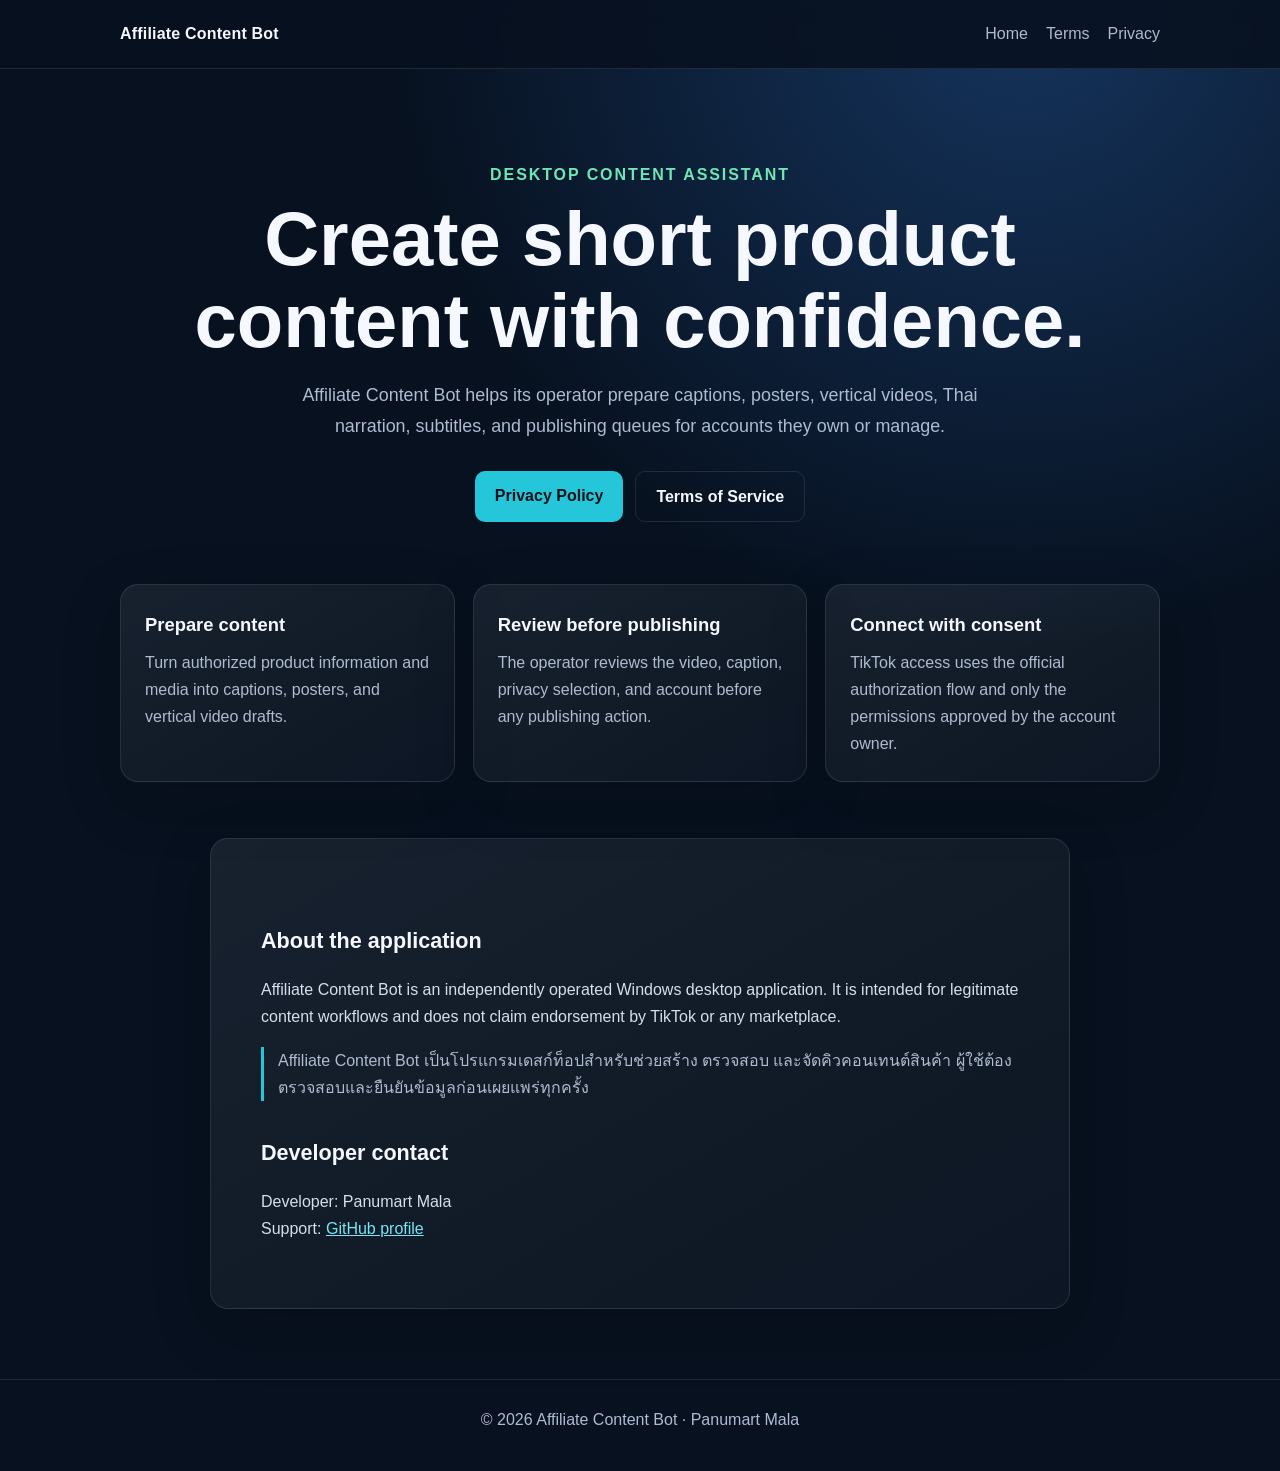
<file: index.html>
<!doctype html>
<html lang="en">
<head>
  <meta charset="utf-8">
  <meta name="viewport" content="width=device-width, initial-scale=1">
  <meta name="description" content="Official website for Affiliate Content Bot, a desktop tool for preparing and publishing short-form affiliate content.">
  <title>Affiliate Content Bot</title>
  <link rel="stylesheet" href="styles.css">
</head>
<body>
  <header>
    <nav class="wrap" aria-label="Main navigation">
      <a class="brand" href="index.html">Affiliate Content Bot</a>
      <div class="links">
        <a href="index.html">Home</a>
        <a href="terms.html">Terms</a>
        <a href="privacy.html">Privacy</a>
      </div>
    </nav>
  </header>
  <main>
    <section class="hero wrap">
      <div class="eyebrow">Desktop content assistant</div>
      <h1>Create short product content with confidence.</h1>
      <p>Affiliate Content Bot helps its operator prepare captions, posters, vertical videos, Thai narration, subtitles, and publishing queues for accounts they own or manage.</p>
      <div class="actions">
        <a class="button" href="privacy.html">Privacy Policy</a>
        <a class="button secondary" href="terms.html">Terms of Service</a>
      </div>
    </section>
    <section class="wrap grid" aria-label="Features">
      <article class="card">
        <h2>Prepare content</h2>
        <p>Turn authorized product information and media into captions, posters, and vertical video drafts.</p>
      </article>
      <article class="card">
        <h2>Review before publishing</h2>
        <p>The operator reviews the video, caption, privacy selection, and account before any publishing action.</p>
      </article>
      <article class="card">
        <h2>Connect with consent</h2>
        <p>TikTok access uses the official authorization flow and only the permissions approved by the account owner.</p>
      </article>
    </section>
    <section class="document">
      <h2>About the application</h2>
      <p>Affiliate Content Bot is an independently operated Windows desktop application. It is intended for legitimate content workflows and does not claim endorsement by TikTok or any marketplace.</p>
      <p class="thai" lang="th">Affiliate Content Bot เป็นโปรแกรมเดสก์ท็อปสำหรับช่วยสร้าง ตรวจสอบ และจัดคิวคอนเทนต์สินค้า ผู้ใช้ต้องตรวจสอบและยืนยันข้อมูลก่อนเผยแพร่ทุกครั้ง</p>
      <h2>Developer contact</h2>
      <p>Developer: Panumart Mala<br>Support: <a href="https://github.com/boydpanumart">GitHub profile</a></p>
    </section>
  </main>
  <footer><div class="wrap">© 2026 Affiliate Content Bot · Panumart Mala</div></footer>
</body>
</html>
</file>
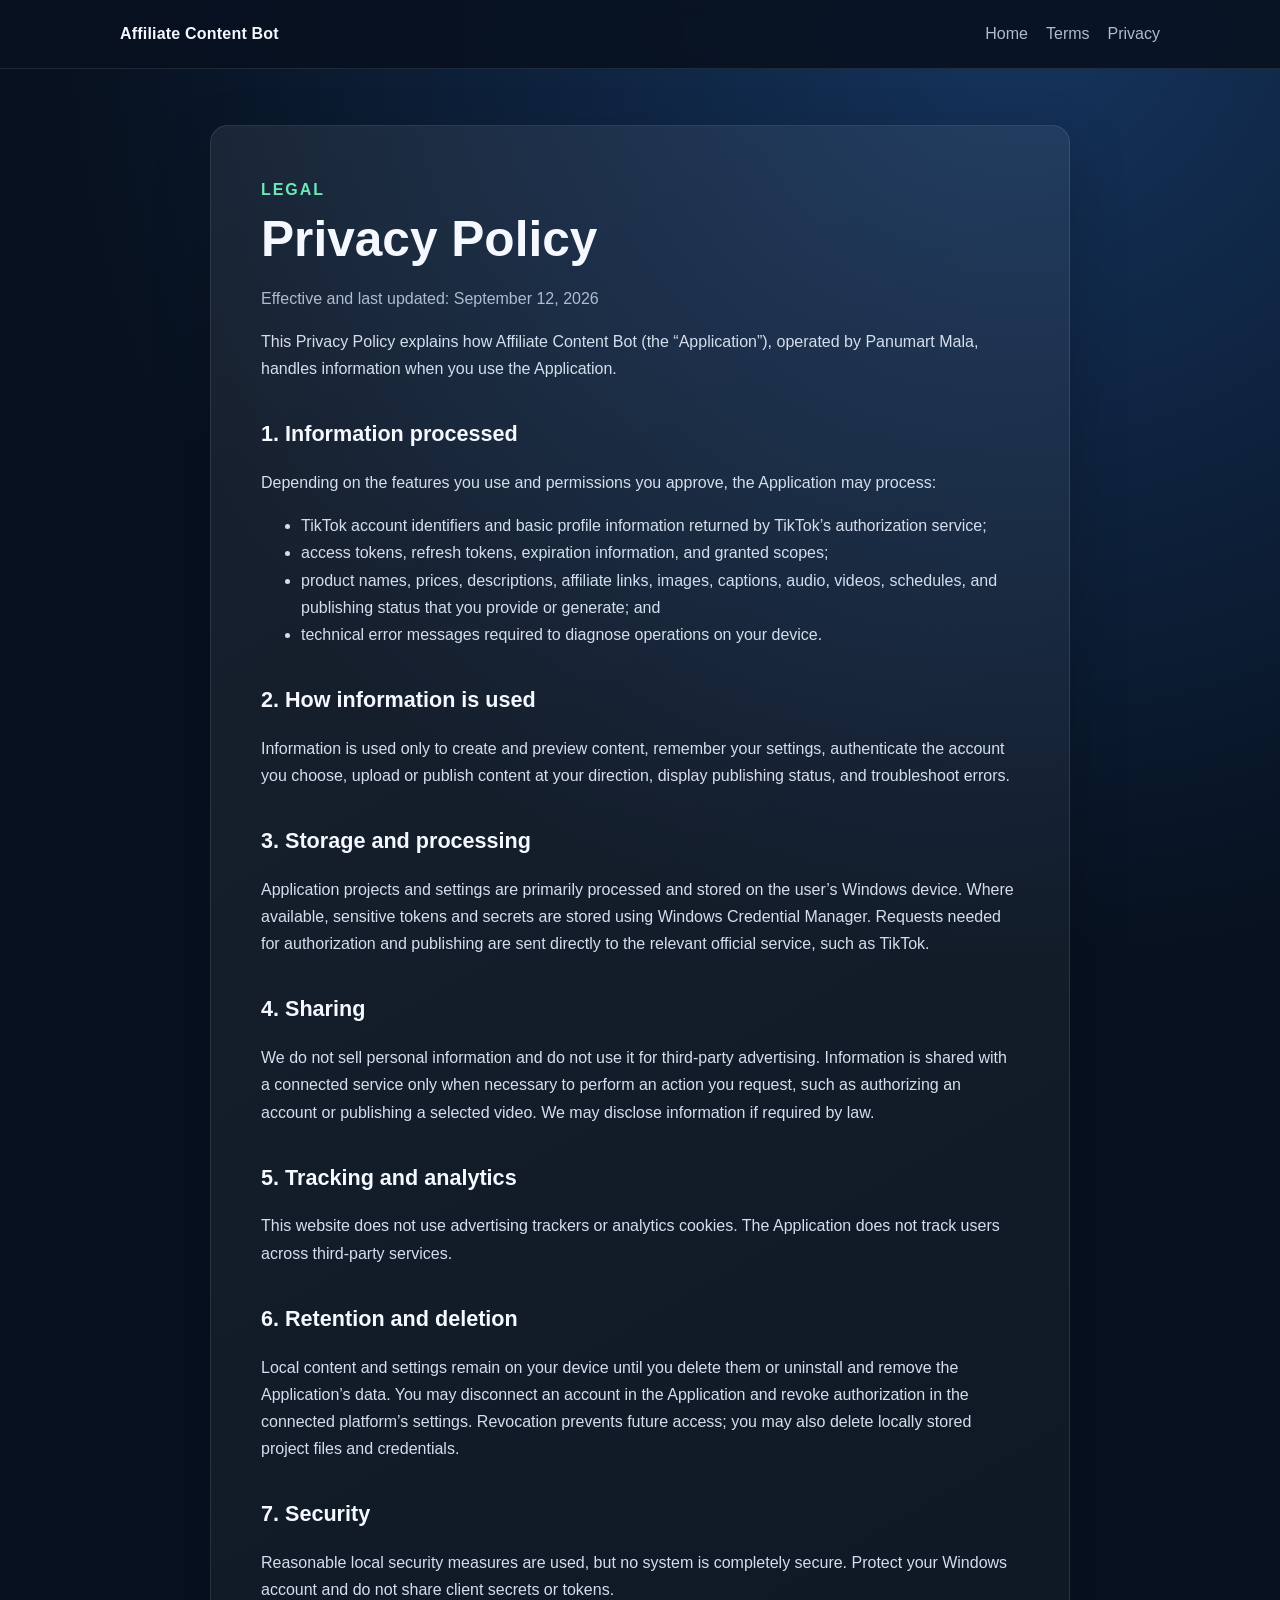
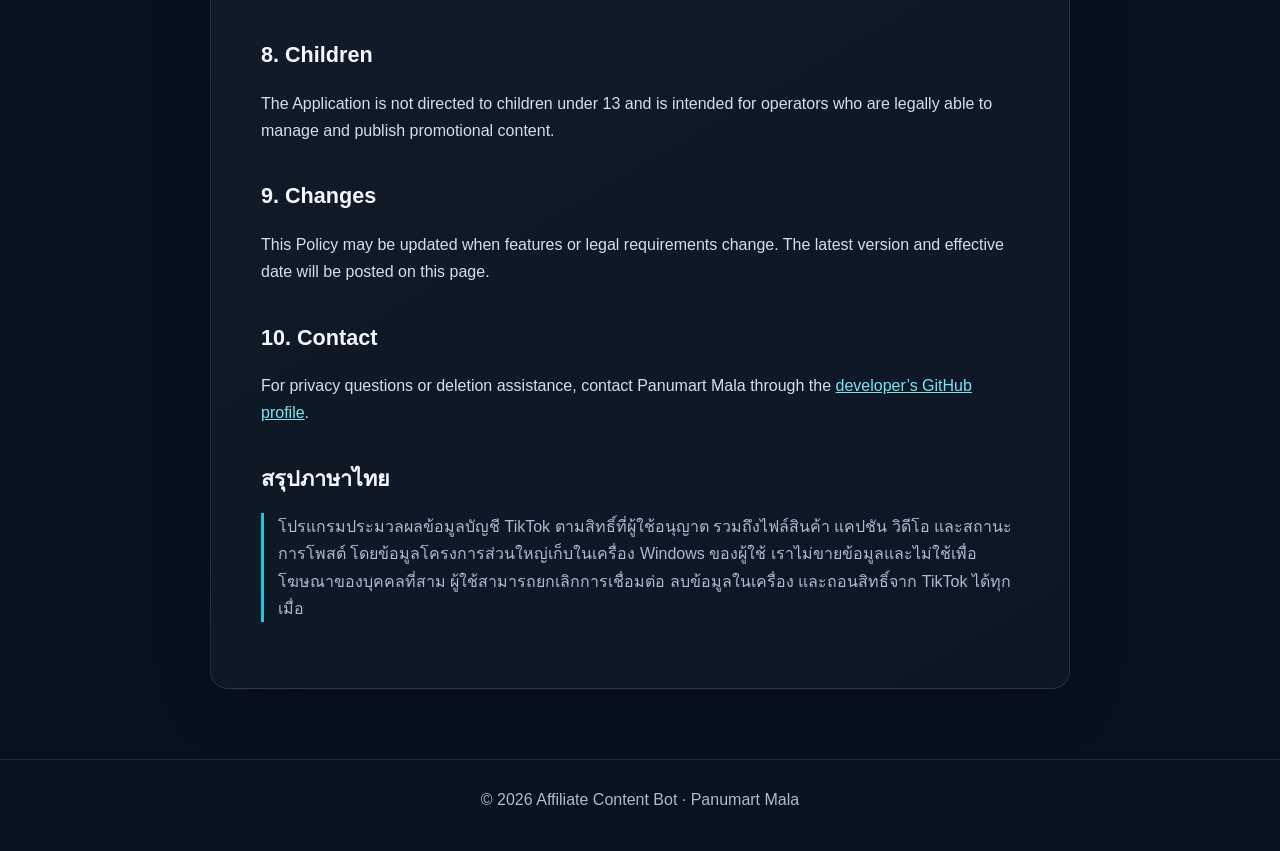
<file: privacy.html>
<!doctype html>
<html lang="en">
<head>
  <meta charset="utf-8">
  <meta name="viewport" content="width=device-width, initial-scale=1">
  <meta name="description" content="Privacy Policy for Affiliate Content Bot.">
  <title>Privacy Policy | Affiliate Content Bot</title>
  <link rel="stylesheet" href="styles.css">
</head>
<body>
  <header><nav class="wrap" aria-label="Main navigation"><a class="brand" href="index.html">Affiliate Content Bot</a><div class="links"><a href="index.html">Home</a><a href="terms.html">Terms</a><a href="privacy.html">Privacy</a></div></nav></header>
  <main class="wrap">
    <article class="document">
      <div class="eyebrow">Legal</div>
      <h1>Privacy Policy</h1>
      <p class="meta">Effective and last updated: September 12, 2026</p>
      <p>This Privacy Policy explains how Affiliate Content Bot (the “Application”), operated by Panumart Mala, handles information when you use the Application.</p>

      <h2>1. Information processed</h2>
      <p>Depending on the features you use and permissions you approve, the Application may process:</p>
      <ul>
        <li>TikTok account identifiers and basic profile information returned by TikTok’s authorization service;</li>
        <li>access tokens, refresh tokens, expiration information, and granted scopes;</li>
        <li>product names, prices, descriptions, affiliate links, images, captions, audio, videos, schedules, and publishing status that you provide or generate; and</li>
        <li>technical error messages required to diagnose operations on your device.</li>
      </ul>

      <h2>2. How information is used</h2>
      <p>Information is used only to create and preview content, remember your settings, authenticate the account you choose, upload or publish content at your direction, display publishing status, and troubleshoot errors.</p>

      <h2>3. Storage and processing</h2>
      <p>Application projects and settings are primarily processed and stored on the user’s Windows device. Where available, sensitive tokens and secrets are stored using Windows Credential Manager. Requests needed for authorization and publishing are sent directly to the relevant official service, such as TikTok.</p>

      <h2>4. Sharing</h2>
      <p>We do not sell personal information and do not use it for third-party advertising. Information is shared with a connected service only when necessary to perform an action you request, such as authorizing an account or publishing a selected video. We may disclose information if required by law.</p>

      <h2>5. Tracking and analytics</h2>
      <p>This website does not use advertising trackers or analytics cookies. The Application does not track users across third-party services.</p>

      <h2>6. Retention and deletion</h2>
      <p>Local content and settings remain on your device until you delete them or uninstall and remove the Application’s data. You may disconnect an account in the Application and revoke authorization in the connected platform’s settings. Revocation prevents future access; you may also delete locally stored project files and credentials.</p>

      <h2>7. Security</h2>
      <p>Reasonable local security measures are used, but no system is completely secure. Protect your Windows account and do not share client secrets or tokens.</p>

      <h2>8. Children</h2>
      <p>The Application is not directed to children under 13 and is intended for operators who are legally able to manage and publish promotional content.</p>

      <h2>9. Changes</h2>
      <p>This Policy may be updated when features or legal requirements change. The latest version and effective date will be posted on this page.</p>

      <h2>10. Contact</h2>
      <p>For privacy questions or deletion assistance, contact Panumart Mala through the <a href="https://github.com/boydpanumart">developer’s GitHub profile</a>.</p>

      <h2>สรุปภาษาไทย</h2>
      <p class="thai" lang="th">โปรแกรมประมวลผลข้อมูลบัญชี TikTok ตามสิทธิ์ที่ผู้ใช้อนุญาต รวมถึงไฟล์สินค้า แคปชัน วิดีโอ และสถานะการโพสต์ โดยข้อมูลโครงการส่วนใหญ่เก็บในเครื่อง Windows ของผู้ใช้ เราไม่ขายข้อมูลและไม่ใช้เพื่อโฆษณาของบุคคลที่สาม ผู้ใช้สามารถยกเลิกการเชื่อมต่อ ลบข้อมูลในเครื่อง และถอนสิทธิ์จาก TikTok ได้ทุกเมื่อ</p>
    </article>
  </main>
  <footer><div class="wrap">© 2026 Affiliate Content Bot · Panumart Mala</div></footer>
</body>
</html>
</file>
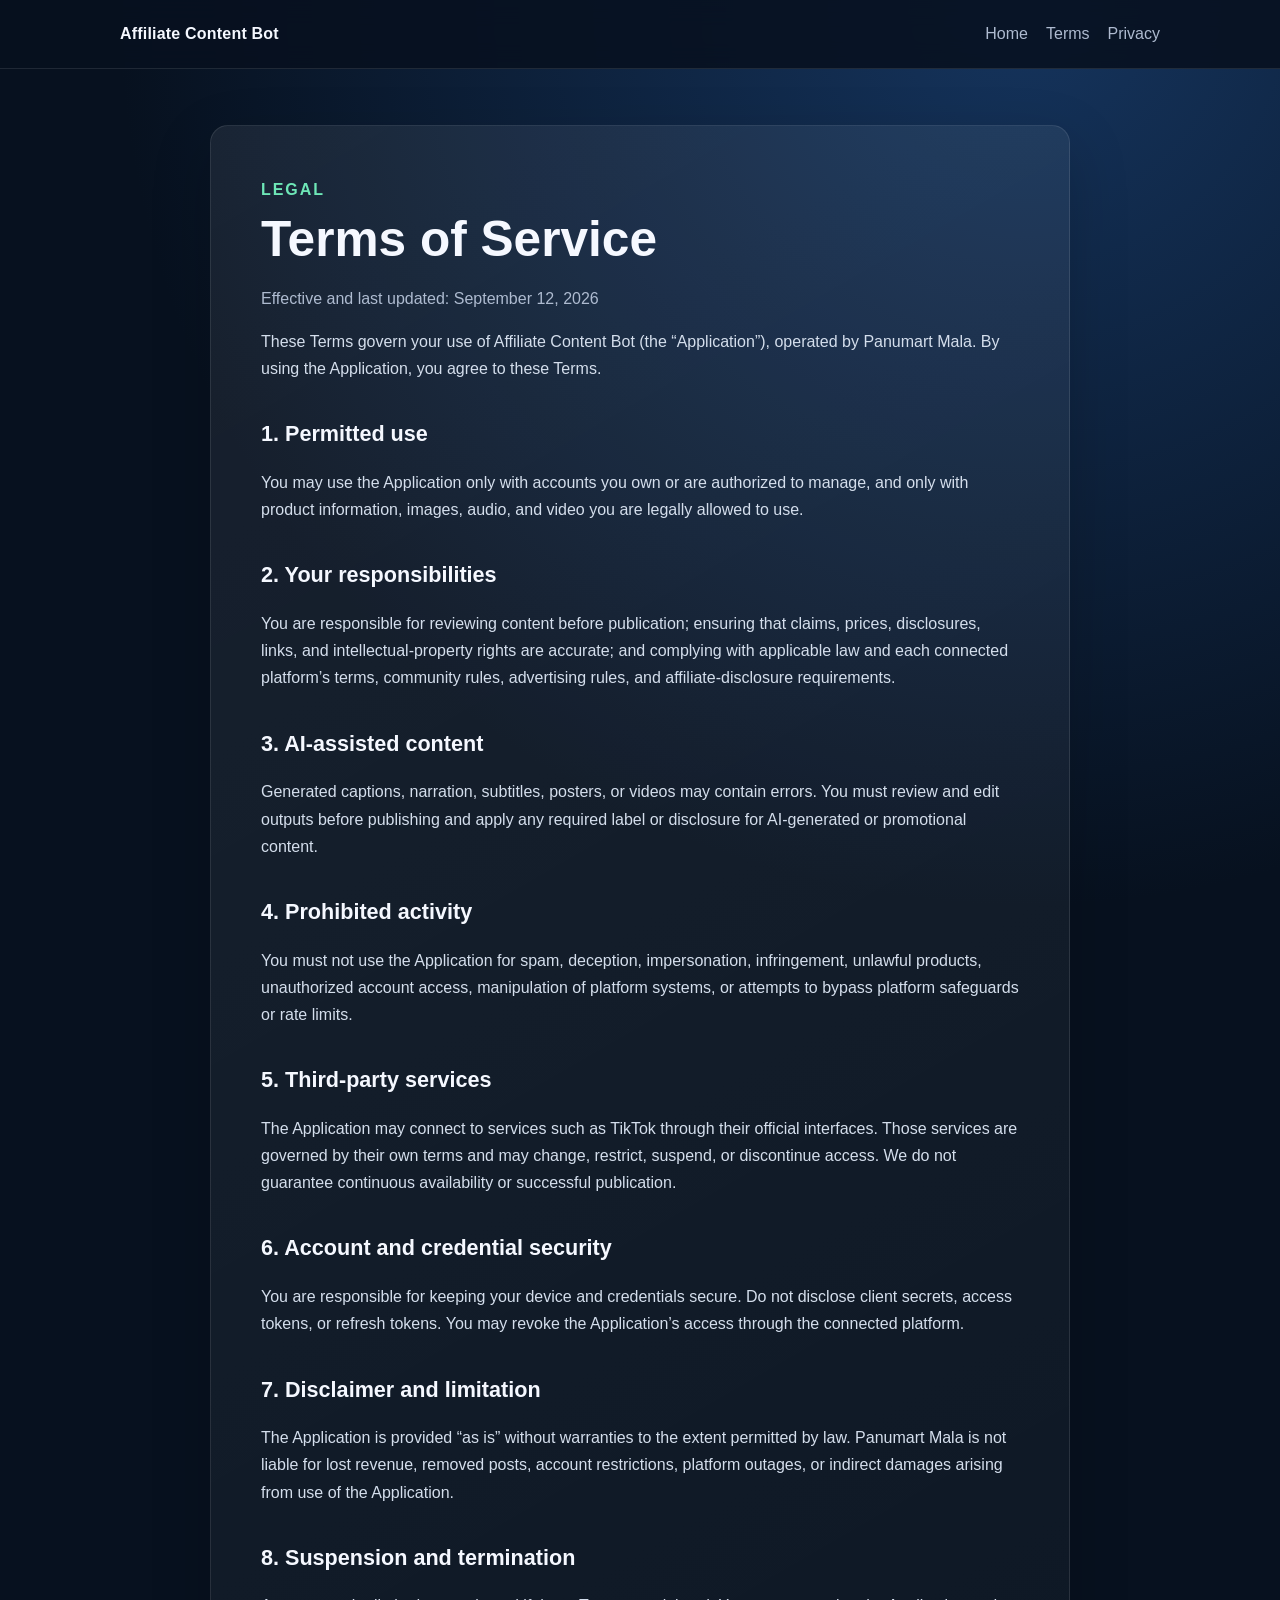
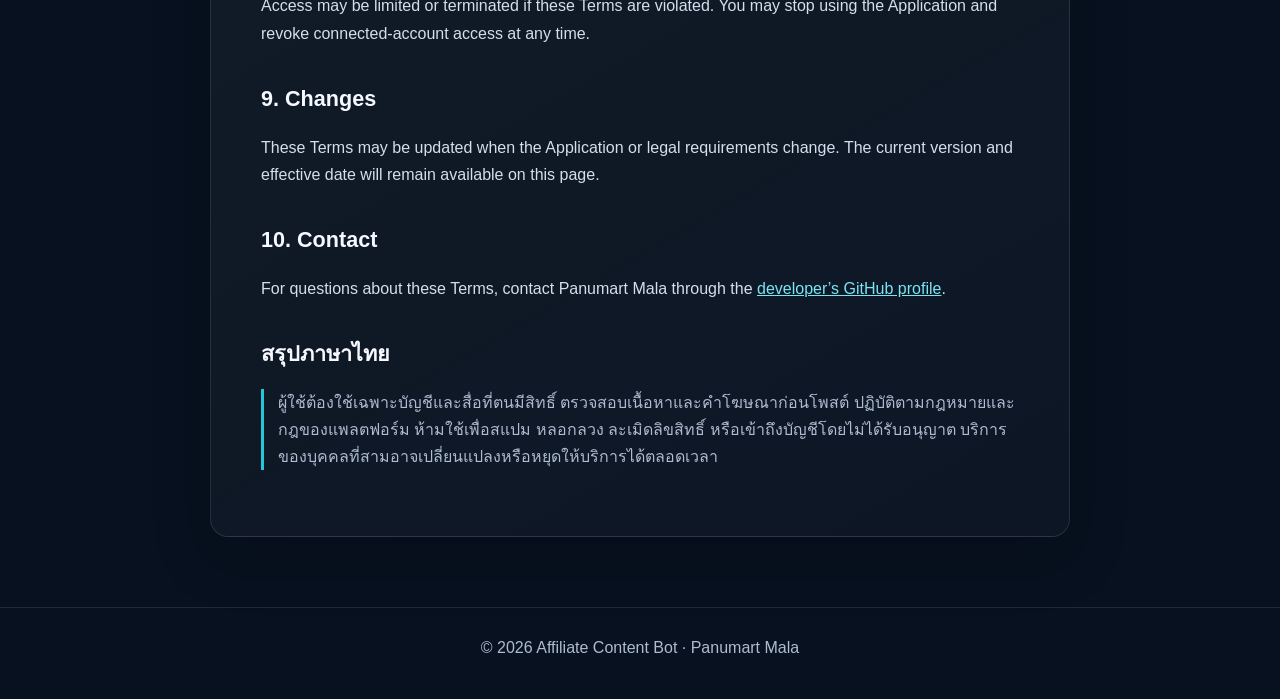
<file: terms.html>
<!doctype html>
<html lang="en">
<head>
  <meta charset="utf-8">
  <meta name="viewport" content="width=device-width, initial-scale=1">
  <meta name="description" content="Terms of Service for Affiliate Content Bot.">
  <title>Terms of Service | Affiliate Content Bot</title>
  <link rel="stylesheet" href="styles.css">
</head>
<body>
  <header><nav class="wrap" aria-label="Main navigation"><a class="brand" href="index.html">Affiliate Content Bot</a><div class="links"><a href="index.html">Home</a><a href="terms.html">Terms</a><a href="privacy.html">Privacy</a></div></nav></header>
  <main class="wrap">
    <article class="document">
      <div class="eyebrow">Legal</div>
      <h1>Terms of Service</h1>
      <p class="meta">Effective and last updated: September 12, 2026</p>
      <p>These Terms govern your use of Affiliate Content Bot (the “Application”), operated by Panumart Mala. By using the Application, you agree to these Terms.</p>

      <h2>1. Permitted use</h2>
      <p>You may use the Application only with accounts you own or are authorized to manage, and only with product information, images, audio, and video you are legally allowed to use.</p>

      <h2>2. Your responsibilities</h2>
      <p>You are responsible for reviewing content before publication; ensuring that claims, prices, disclosures, links, and intellectual-property rights are accurate; and complying with applicable law and each connected platform’s terms, community rules, advertising rules, and affiliate-disclosure requirements.</p>

      <h2>3. AI-assisted content</h2>
      <p>Generated captions, narration, subtitles, posters, or videos may contain errors. You must review and edit outputs before publishing and apply any required label or disclosure for AI-generated or promotional content.</p>

      <h2>4. Prohibited activity</h2>
      <p>You must not use the Application for spam, deception, impersonation, infringement, unlawful products, unauthorized account access, manipulation of platform systems, or attempts to bypass platform safeguards or rate limits.</p>

      <h2>5. Third-party services</h2>
      <p>The Application may connect to services such as TikTok through their official interfaces. Those services are governed by their own terms and may change, restrict, suspend, or discontinue access. We do not guarantee continuous availability or successful publication.</p>

      <h2>6. Account and credential security</h2>
      <p>You are responsible for keeping your device and credentials secure. Do not disclose client secrets, access tokens, or refresh tokens. You may revoke the Application’s access through the connected platform.</p>

      <h2>7. Disclaimer and limitation</h2>
      <p>The Application is provided “as is” without warranties to the extent permitted by law. Panumart Mala is not liable for lost revenue, removed posts, account restrictions, platform outages, or indirect damages arising from use of the Application.</p>

      <h2>8. Suspension and termination</h2>
      <p>Access may be limited or terminated if these Terms are violated. You may stop using the Application and revoke connected-account access at any time.</p>

      <h2>9. Changes</h2>
      <p>These Terms may be updated when the Application or legal requirements change. The current version and effective date will remain available on this page.</p>

      <h2>10. Contact</h2>
      <p>For questions about these Terms, contact Panumart Mala through the <a href="https://github.com/boydpanumart">developer’s GitHub profile</a>.</p>

      <h2>สรุปภาษาไทย</h2>
      <p class="thai" lang="th">ผู้ใช้ต้องใช้เฉพาะบัญชีและสื่อที่ตนมีสิทธิ์ ตรวจสอบเนื้อหาและคำโฆษณาก่อนโพสต์ ปฏิบัติตามกฎหมายและกฎของแพลตฟอร์ม ห้ามใช้เพื่อสแปม หลอกลวง ละเมิดลิขสิทธิ์ หรือเข้าถึงบัญชีโดยไม่ได้รับอนุญาต บริการของบุคคลที่สามอาจเปลี่ยนแปลงหรือหยุดให้บริการได้ตลอดเวลา</p>
    </article>
  </main>
  <footer><div class="wrap">© 2026 Affiliate Content Bot · Panumart Mala</div></footer>
</body>
</html>
</file>
<file: styles.css>
:root {
  color-scheme: dark;
  --bg: #07111f;
  --panel: #101d30;
  --text: #f5f8ff;
  --muted: #aebbd0;
  --accent: #26c6da;
  --accent-2: #6ee7b7;
  --line: rgba(255,255,255,.1);
}

* { box-sizing: border-box; }
html { scroll-behavior: smooth; }
body {
  margin: 0;
  font-family: "Segoe UI", Tahoma, Arial, sans-serif;
  color: var(--text);
  background: radial-gradient(circle at 80% 0%, #15345d 0, transparent 36%), var(--bg);
  line-height: 1.7;
}
a { color: #79e6f3; }
.wrap { width: min(1040px, calc(100% - 36px)); margin: 0 auto; }
header {
  position: sticky;
  top: 0;
  z-index: 10;
  background: rgba(7,17,31,.88);
  border-bottom: 1px solid var(--line);
  backdrop-filter: blur(12px);
}
nav { min-height: 68px; display: flex; align-items: center; justify-content: space-between; gap: 20px; }
.brand { color: var(--text); text-decoration: none; font-weight: 800; letter-spacing: .2px; }
.links { display: flex; flex-wrap: wrap; gap: 18px; }
.links a { color: var(--muted); text-decoration: none; }
.links a:hover { color: var(--text); }
.hero { padding: 92px 0 62px; text-align: center; }
.eyebrow { color: var(--accent-2); font-weight: 700; letter-spacing: .12em; text-transform: uppercase; }
h1 { margin: 10px 0 18px; font-size: clamp(2.25rem, 7vw, 4.75rem); line-height: 1.08; }
.hero p { max-width: 720px; margin: 0 auto; color: var(--muted); font-size: 1.12rem; }
.actions { margin-top: 30px; display: flex; justify-content: center; flex-wrap: wrap; gap: 12px; }
.button { display: inline-block; padding: 11px 20px; border-radius: 10px; text-decoration: none; font-weight: 700; background: var(--accent); color: #05121a; }
.button.secondary { background: transparent; color: var(--text); border: 1px solid var(--line); }
main { padding-bottom: 70px; }
.grid { display: grid; grid-template-columns: repeat(3, 1fr); gap: 18px; }
.card, .document {
  background: linear-gradient(150deg, rgba(255,255,255,.07), rgba(255,255,255,.025));
  border: 1px solid var(--line);
  border-radius: 18px;
  padding: 24px;
  box-shadow: 0 20px 60px rgba(0,0,0,.18);
}
.card h2 { font-size: 1.15rem; margin: 0 0 8px; }
.card p { margin: 0; color: var(--muted); }
.document { max-width: 860px; margin: 56px auto 0; padding: clamp(24px, 5vw, 50px); }
.document h1 { font-size: clamp(2rem, 5vw, 3.1rem); }
.document h2 { margin: 34px 0 8px; font-size: 1.35rem; }
.document p, .document li { color: #d4deec; }
.document .meta { color: var(--muted); }
.thai { color: var(--muted) !important; border-left: 3px solid var(--accent); padding-left: 14px; }
footer { border-top: 1px solid var(--line); padding: 26px 0 38px; color: var(--muted); text-align: center; }
@media (max-width: 760px) {
  .grid { grid-template-columns: 1fr; }
  nav { align-items: flex-start; padding: 16px 0; flex-direction: column; }
  .hero { padding-top: 58px; }
}
</file>
